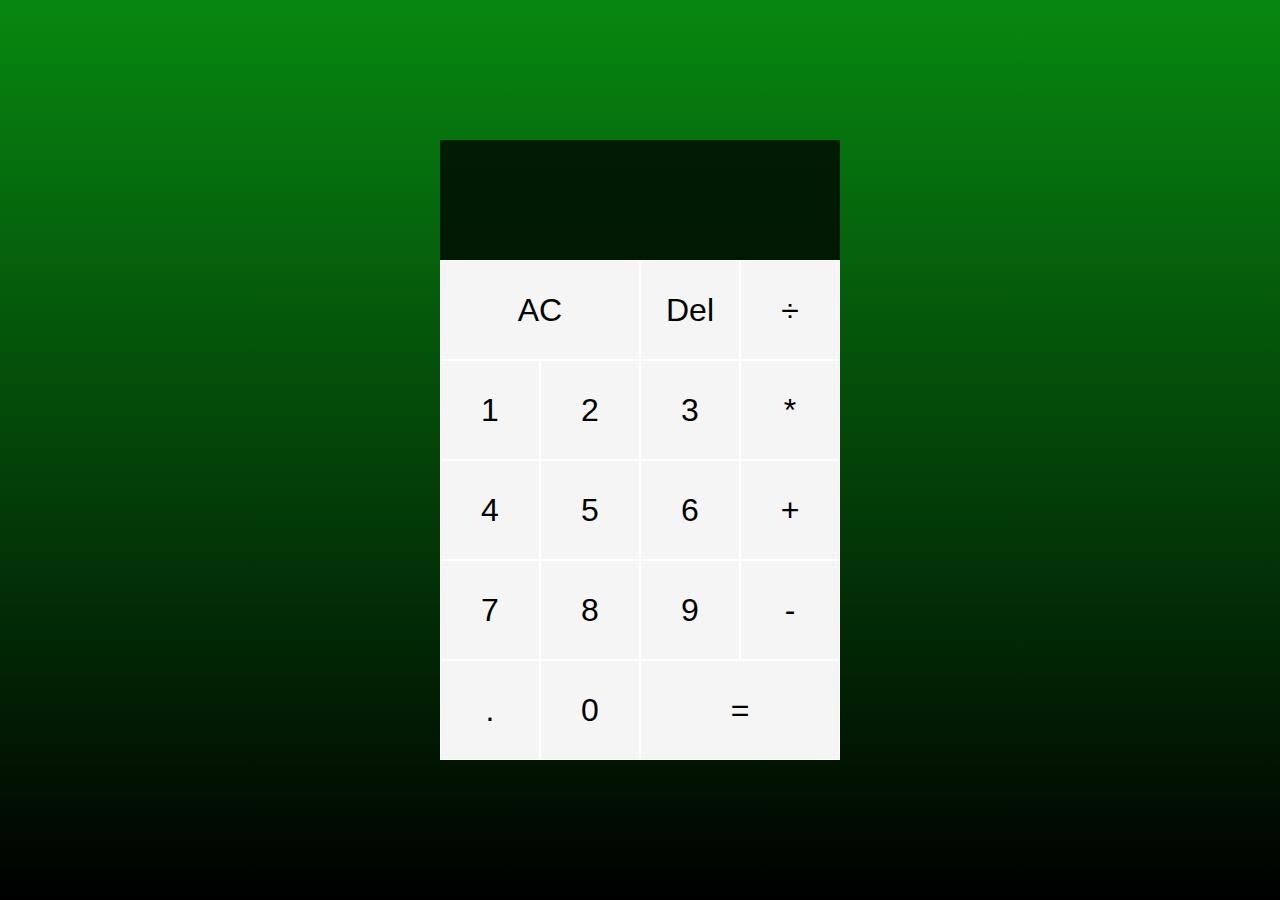
<file: Calculator-main/index.html>
<!DOCTYPE html>
<html lang="pt-br">
<head>
    <meta charset="UTF-8">
    <meta http-equiv="X-UA-Compatible" content="IE=edge">
    <meta name="viewport" content="width=device-width, initial-scale=1.0">
    <link rel="stylesheet" href="./Assent/CSS/style.css">
    <script src="./Assent/JS/main.js" defer></script>
    <title>Calculadora</title>
</head>
<body>
    <div class="calculadora">
        <div class="display">
            <div operacao class="operacao"></div>
            <div posOperacao class="pos-operacao"></div>
        </div>
        <button limpar class="duplo-espaco">AC</button>
        <button desfazer>Del</button>
        <button calculo>÷</button>
        <button numeros>1</button>
        <button numeros>2</button>
        <button numeros>3</button>
        <button calculo>*</button>
        <button numeros>4</button>
        <button numeros>5</button>
        <button numeros>6</button>
        <button calculo>+</button>
        <button numeros>7</button>
        <button numeros>8</button>
        <button numeros>9</button>
        <button calculo>-</button>
        <button numeros>.</button>
        <button numeros>0</button>
        <button igual class="duplo-espaco">=</button>
    </div>
</body>
</html>
</file>
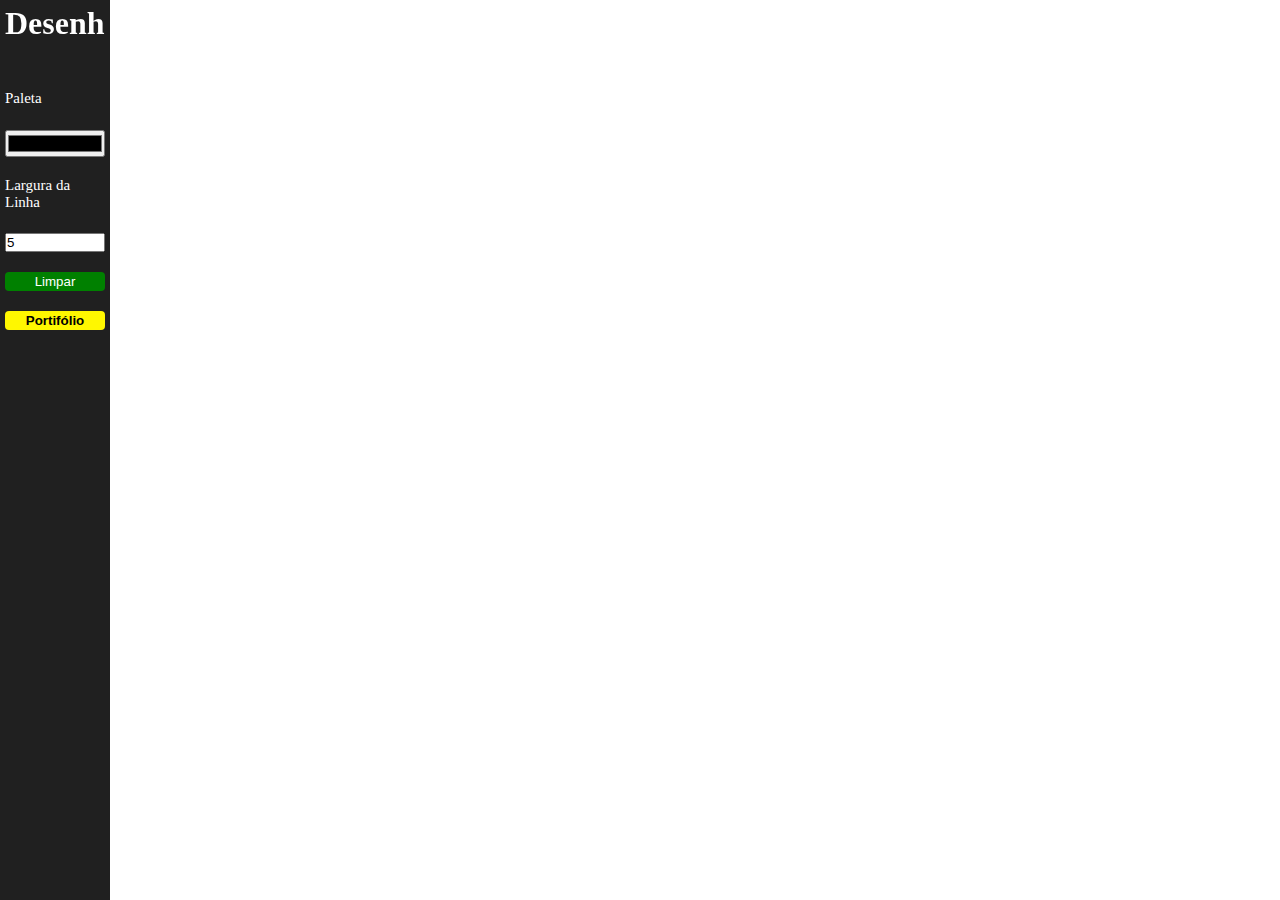
<file: Drawing_Canvas-main/index.html>
<html lang="pt-br">
<head>
    <meta charset="UTF-8">
    <meta http-equiv="X-UA-Compatible" content="IE=edge">
    <meta name="viewport" content="width=device-width, initial-scale=1.0">
    <link rel="stylesheet" href="Assent/CSS/style.css">
    <script src="Assent/JS/main.js" defer></script>
    <title>Drawing Canvas</title>
</head>
<body>
    <main>
        <section class="container">
            <div id="ferramentas">
                <h1>Desenho</h1>
                <label for="paleta">Paleta</label>
                <input id=paleta name='paleta' type="color">
                <label for="tamanhoLinha">Largura da Linha</label>
                <input id="lineWidth" name='lineWidth' type="number" value="5">
                <button class="limpar" id="limpar">Limpar</button>
                <a id="menu" href="https://github.com/richardcastro10" target="_blank"><button >Portifólio</button></a>
            </div>
            <div class="quadro">
                <canvas id="quadro"></canvas>
            </div>
        </section>
    </main>
</body>
</html>
</file>
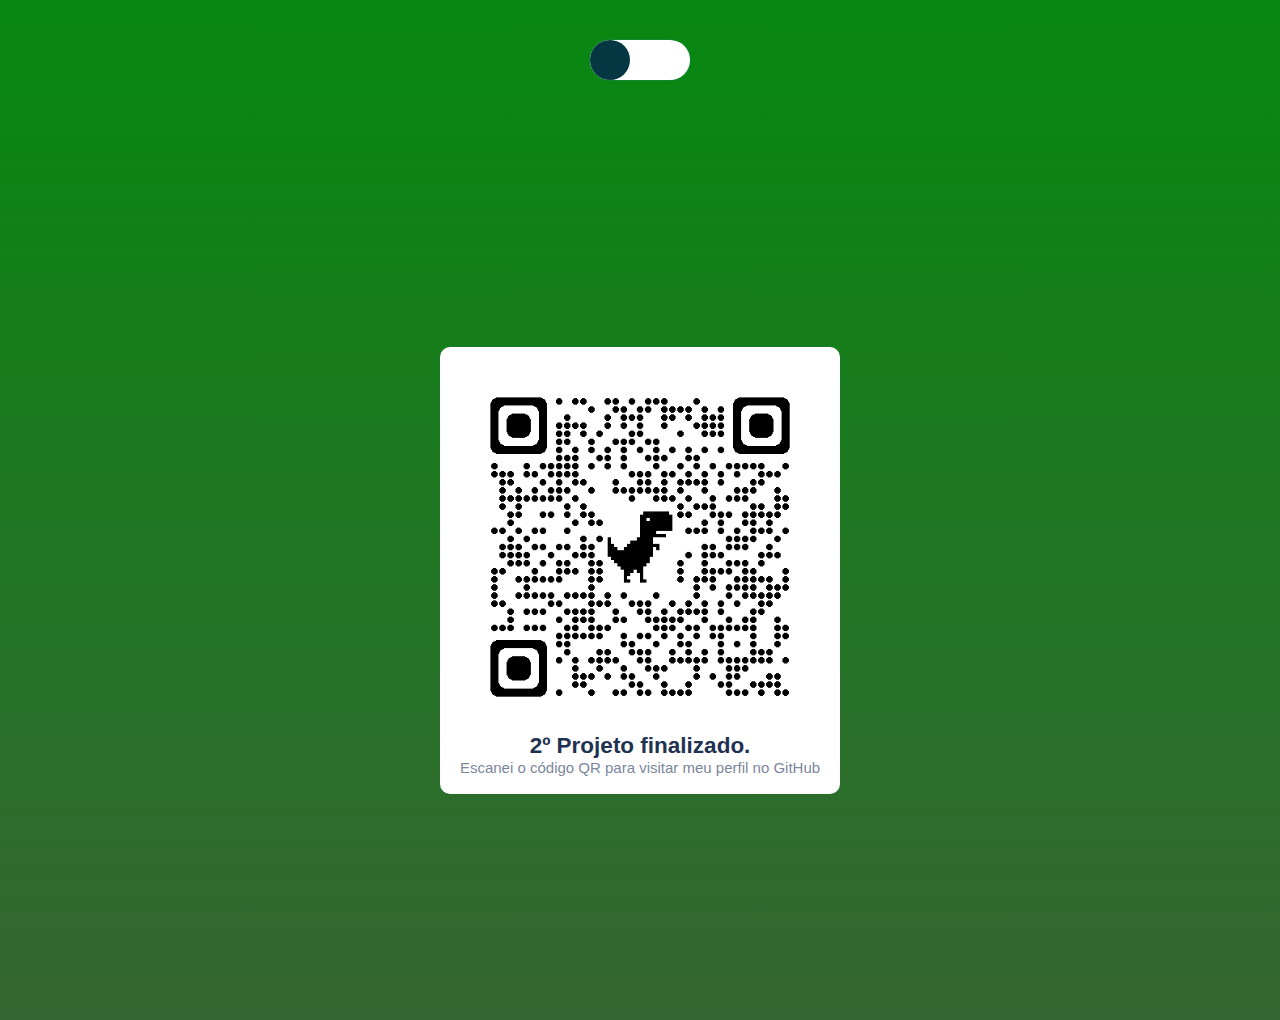
<file: QR-Code-main/index.html>
<!DOCTYPE html>
<html lang="pt-br">
<head>
    <meta charset="UTF-8">
    <meta http-equiv="X-UA-Compatible" content="IE=edge">
    <meta name="viewport" content="width=device-width, initial-scale=1.0">
    <link rel="stylesheet" href="https://fonts.googleapis.com/css2?family=Montserrat&display=swap">
    <link rel="stylesheet" href="./Assents/CSS/style.css">
    <link rel="stylesheet" href="./Assents/CSS/button.css">
    <link rel="stylesheet" href="./Assents/CSS/acessibilidade.css">
    <script src="./Assents/JS/main.js" defer ></script>
    <title>QR code</title>
</head>
<body>
    <main>

        <section id="button">
            <div class="button">
                <div class="ball"></div>
            </div>
        </section>

        <section id="qrCode">
            <div class="container">
                <div class="box">
                    <div class="imagem">
                        <img src="./Assents/icons/Qr_RobsonMatosJunior.png" alt="QR Code" class="imagem">
                        <div class="text">
                            <h2>2º Projeto finalizado.</h2>
                            <p>Escanei o código QR para visitar meu perfil no GitHub</p>
                        </div>
                    </div>
                </div>
            </div>
        </section>
        
    </main>    
</body>
</html>
</file>
<file: Calculator-main/Assent/CSS/style.css>
* ,*::before,*::after {
    box-sizing: border-box;
    font-family: Helvetica, Arial, sans-serif;
    font-weight: normal;
  }
  
  body{
      padding: 0;
      margin: 0;
      background: linear-gradient( rgb(7,136,16), rgb(0, 0,0) );
  }
  
  .calculadora{
      display: grid;
      justify-content: center;
      align-content: center;
      min-height: 100vh;
      grid-template-columns: repeat(4 , 100px);
      grid-template-rows: minmax(120px, auto) repeat(5, 100px);
  
  }
  
  .calculadora > button{
      cursor: pointer;
      font-size: 2rem;
      border: 1px solid white;
      outline: none;
      background-color: whitesmoke;
  }
  
  .calculadora > button:hover {
      background-color: rgba(255, 255, 255, 0.5);
  }
  
  .duplo-espaco{
      grid-column: span 2;
  }
  
  .display{
  grid-column: 1 / -1;
  background-color: rgba(0,0,0,.75);
  display: flex;
  align-items: flex-end;
  justify-content: space-around;
  flex-direction: column;
  padding: 10px;
  word-wrap:break-word;
  word-break: break-all;
  }
  
  
  .operacao,.pos-operacao{
      color: whitesmoke;
      font-size: 2rem;
  }
</file>
<file: Drawing_Canvas-main/Assent/CSS/style.css>
*{
    padding: 0;
    margin: 0;
}

main{
    margin: 0;
    padding: 0;
    height: 100%;
    overflow: hidden;
    color: white;
}

h1{
    background: white;
    background-clip:text;
    -webkit-background-clip: text;
    color: transparent;
}
.container{
    height: 100%;
    display: flex;
}

#ferramentas{
     display: flex;
     flex-direction: column;
     padding: 5px;
     width: 100px;
     background-color: #202020;
}

#ferramentas *{
    margin-bottom: 1.5em;
}

#ferramentas label{
    font-size: 15px;
}

#ferramentas input{
    width: 100%;
}

#ferramentas button{
    background-color:green;
    border: none;
    border-radius: 4px;
    color: white;
    padding: 2px;
}

#menu button {
    width: 100%;
    background-color:rgb(255, 247, 0);
    border: none;
    border-radius: 4px;
    font-weight:bold;
    color: black;
    padding: 2px;
}
</file>
<file: QR-Code-main/Assents/CSS/style.css>
*{
    padding: 0;
    margin: 0%;
    font-family: 'Outfit', sans-serif;
}


/* QR Code CSS */

main{
    background: linear-gradient( rgb(7,136,16), rgb(53, 101, 50) );  
}

#qrCode{
    display: flex;
    align-items: center;
    min-height: 100vh;
}

.container{
    max-width: 400px;
    margin: 0 auto;
}

.box{
    
    background-color:#fff;;
    padding: 18px;
    border-radius: 10px;
}

.imagem{
    width: 100%;
}

.text{
    font-family: 'Outfit', sans-serif;
    font-size: 15px;
    color: hsl(218, 44%, 22%);
    text-align: center;
}

.text h2{
    font-weight: bold;
}

.text p{
    color: hsl(220, 15%, 55%);
}
</file>
<file: QR-Code-main/Assents/CSS/button.css>
#button{
    display: flex;
    align-items: center;
    justify-content: center;
    padding: 40px;
}

#button .button{
    position: relative;
    width: 100px;
    height: 40px;
    border-radius: 25px;
    box-shadow: 0 0 2.5px 0 #39a2db59;
    cursor: pointer;
    background-color: #ffffff;
}

.ball{
    position: absolute;
    top: 0;
    left: 0;
    width: 40px;
    height: 100%;
    border-radius: 50%;
    background-color: #053742;
    transition: left 1s;
}
.ball-move{
    left: calc(100% - 40px);
}

.dark main{
    background: black;
}
</file>
<file: QR-Code-main/Assents/CSS/acessibilidade.css>
@media(max-width:500){

    body {
        padding: 0;
        margin: 0%;
        font-size: 50%;
        max-width: 60%;
        max-height: 60%;
    }

    #qrCode{
        max-width: 60%;
        max-height: 60%;
    }

}
</file>
